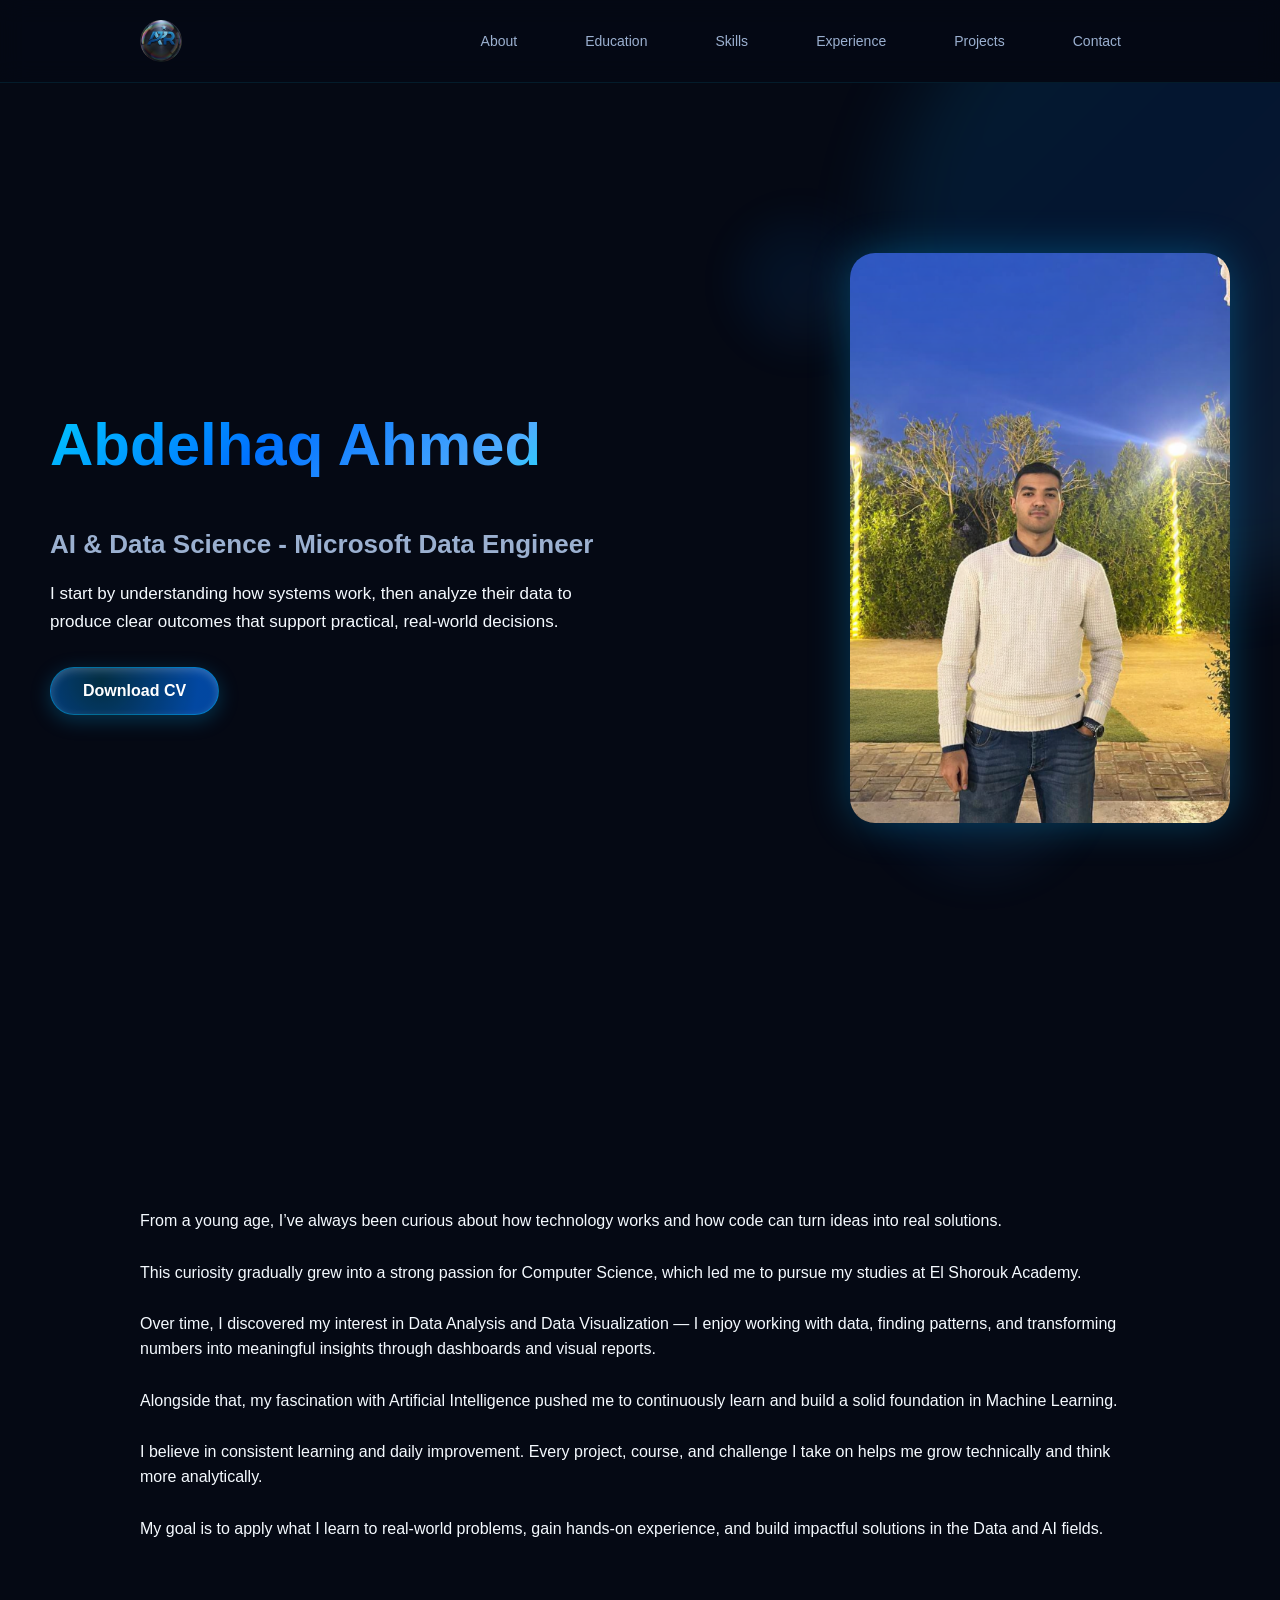
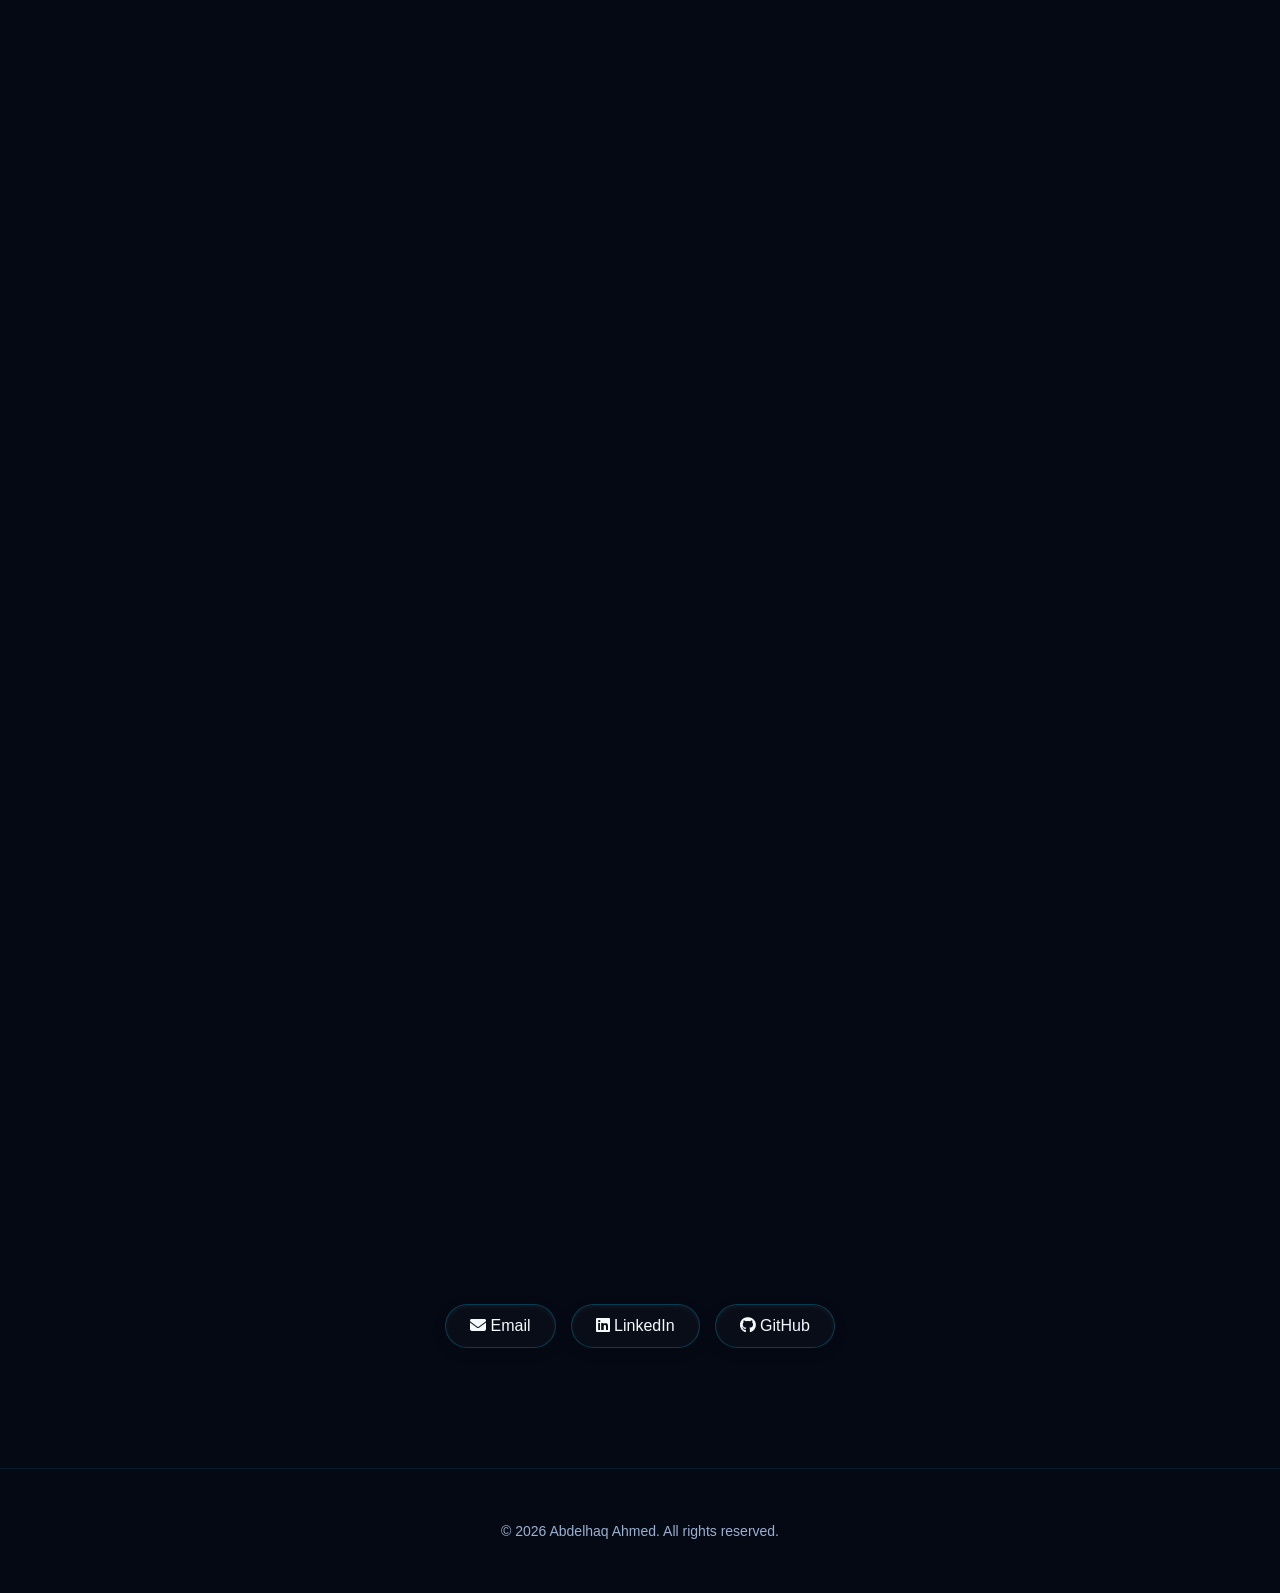
<file: index.html>
<!DOCTYPE html>
<html lang="en">
<head>
  <meta charset="UTF-8">
  <meta name="viewport" content="width=device-width, initial-scale=1.0">
  <title>Abdelhaq Ahmed </title>

  <!-- FontAwesome -->
  <link rel="stylesheet"
    href="https://cdnjs.cloudflare.com/ajax/libs/font-awesome/6.4.0/css/all.min.css">
  <!-- Favicon -->
  <link rel="icon" href="./logo.jpg">
  
  <!-- CSS -->
  <link rel="stylesheet" href="style.css">
</head>
<body>

  <!-- BUBBLES BACKGROUND ANIMATION -->
  <div class="bubbles-container">
    <div class="bubble"></div>
    <div class="bubble"></div>
    <div class="bubble"></div>
    <div class="bubble"></div>
    <div class="bubble"></div>
    <div class="bubble"></div>
    <div class="bubble"></div>
    <div class="bubble"></div>
    <div class="bubble"></div>
    <div class="bubble"></div>
  </div>

  <!-- HEADER / NAVBAR -->
  <header class="header-nav">
    <div class="nav-container">
      <div class="logo">
        <a href="#"><img src="logo.jpg" alt="Logo" class="logo-img"></a>
      </div>
      <nav class="nav-menu">
        <a href="#about" class="nav-link">About</a>
        <a href="#edu" class="nav-link">Education</a>
        <a href="#skills" class="nav-link">Skills</a>
        <a href="#experience" class="nav-link">Experience</a>
        <a href="#projects" class="nav-link">Projects</a>
        <a href="#contact" class="nav-link">Contact</a>
      </nav>
    </div>
  </header>

  <!-- HERO -->
  <section class="hero">

    <div class="circle-main"></div>
    <div class="circle-1"></div>
    <div class="circle-2"></div>

    <div class="hero-content">
      <h1 class="name">Abdelhaq Ahmed</h1>
      <h2 class="job">AI & Data Science - Microsoft Data Engineer</h2>

      <p class="desc">
        I start by understanding how systems work, then analyze their data to produce clear outcomes
        that support practical, real-world decisions.
      </p>

      <a href="Abdulhaq-CV.pdf" download class="cta-btn">Download CV</a>
    </div>

    <div class="hero-image">
      <img src="profile.png" alt="Abdelhaq Ahmed">
    </div>

  </section>


  <!-- ABOUT -->
  <section class="section" id="about">
    <h2>About Me</h2>

    <p>
      From a young age, I’ve always been curious about how technology works and how code can
      turn ideas into real solutions.
      <br><br>

      This curiosity gradually grew into a strong passion for Computer Science, which led me to
      pursue my studies at El Shorouk Academy.
      <br><br>

      Over time, I discovered my interest in Data Analysis and Data Visualization — I enjoy working
      with data, finding patterns, and transforming numbers into meaningful insights through
      dashboards and visual reports.
      <br><br>

      Alongside that, my fascination with Artificial Intelligence pushed me to continuously learn and
      build a solid foundation in Machine Learning.
      <br><br>

      I believe in consistent learning and daily improvement. Every project, course, and challenge I
      take on helps me grow technically and think more analytically.
      <br><br>

      My goal is to apply what I learn to real-world problems, gain hands-on experience, and build
      impactful solutions in the Data and AI fields.
    </p>
  </section>


  <!-- EDUCATION -->
  <section class="section" id="edu">
    <h2>Education & Programs</h2>
    <div class="education-container">
      
      <!-- Card 1: Degree -->
      <div class="education-card edu-degree">
        <div class="edu-icon">
          <i class="fas fa-graduation-cap"></i>
        </div>
        <h3 class="edu-title">BSc of Computer Science (Undergraduate)</h3>
        <div class="edu-subtitle-row">
          <span class="edu-org">El Shorouk Academy</span>
          <span class="edu-dot">•</span>
          <span class="edu-badge">Academic Degree</span>
        </div>
        <div class="edu-grade-row">
          <span class="edu-grade-badge">
            <i class="fas fa-award"></i> GPA: 3.11
          </span>
        </div>
        <p class="edu-desc">
          Focusing on computer science fundamentals, software engineering principles, data structures, algorithms, object-oriented programming, and machine learning foundations to build a robust academic and practical engineering base.
        </p>
        <div class="edu-tags">
          <span class="edu-tag">Computer Science</span>
          <span class="edu-tag">Algorithms</span>
          <span class="edu-tag">OOP / C#</span>
        </div>
      </div>

      <!-- Card 2: Professional Program -->
      <div class="education-card edu-program">
        <div class="edu-icon">
          <i class="fas fa-database"></i>
        </div>
        <h3 class="edu-title">AI & Data Science Track</h3>
        <div class="edu-subtitle-row">
          <span class="edu-org">Digital Egypt Pioneers Initiative (DEPI)</span>
          <span class="edu-dot">•</span>
          <span class="edu-badge">Professional Program</span>
        </div>
        <p class="edu-desc">
          Intensive technical pipeline designed for building scalable data engineering workflows, handling large datasets, and deploying machine learning models in production.
        </p>
        <div class="edu-tags">
          <span class="edu-tag">Data Engineering</span>
          <span class="edu-tag">ETL Pipelines</span>
          <span class="edu-tag">Data processing</span>
        </div>
      </div>

    </div>
  </section>


  <!-- SKILLS -->
  <section class="section" id="skills">
    <h2>Skills</h2>

    <div class="skills-grid">

      <!-- Technical -->
      <div class="skill-box">
        <h3>Data & ML Tools</h3>
        <ul>
          <li>Python</li>
          <li>Pandas</li>
          <li>Numpy</li>
          <li>Matplotlib</li>
          <li>C#</li>
          <li>Data Analysis & BI</li>
          <li>Machine Learning Foundations</li>
          <li>Azure</li>
          <li>Big Data</li>
          <li>SQL</li>
          <li>MongoDB</li>
        </ul>
      </div>

      <!-- Soft -->
      <div class="skill-box">
        <h3>Soft Skills</h3>
        <ul>
          <li>Self-motivated</li>
          <li>Attention to Detail</li>
          <li>Critical Thinking</li>
          <li>Communication</li>
          <li>Problem Solving</li>
          <li>Teamwork</li>
          <li>Time Management</li>
        </ul>
      </div>

      <!-- Languages -->
      <div class="skill-box">
        <h3>Languages</h3>
        <ul>
          <li>Arabic (Native)</li>
          <li>English (Good)</li>
          <li>French (Basic)</li>
          <li>Japanese (Basic)</li>
        </ul>
      </div>

    </div>
  </section>


  <!-- EXPERIENCE -->
  <section class="section" id="experience">
    <h2>Experience</h2>
    <div class="experience-list">
      
      <div class="experience-item">
        <h3><i class="fas fa-database"></i> Data Engineering Trainee – DEPI</h3>
        <ul>
          <li>Learned SQL, Python, Power BI, Azure, ETL, and Data Engineering concepts.</li>
          <li>Worked on hands-on projects involving data pipelines and analytics.</li>
        </ul>
      </div>

      <div class="experience-item">
        <h3><i class="fas fa-chart-bar"></i> Power BI Developer (Self-Learning & Projects)</h3>
        <ul>
          <li>Built interactive dashboards using Power BI.</li>
          <li>Created calculated columns and measures using DAX.</li>
          <li>Cleaned and transformed data with Power Query.</li>
          <li>Designed data models and relationships.</li>
          <li>Developed KPI reports and interactive visualizations.</li>
        </ul>
      </div>

    </div>
  </section>


  <!-- PROJECTS -->
  <section class="projects section" id="projects">
    <h2>Projects</h2>

    <div class="projects-grid">

      <!-- Project 1 – Netflix Dashboard -->
      <div class="project-card">
        <div class="project-carousel" data-current-index="0">
          <div class="carousel-images">
            <img src="Netflix_dashboard1.jpg" alt="Netflix Dashboard Slide 1" class="active">
            <img src="Netflix_dashboard.jpg" alt="Netflix Dashboard Slide 2">
          </div>
          <button class="carousel-btn prev" onclick="moveSlide(this, -1)"><i class="fas fa-chevron-left"></i></button>
          <button class="carousel-btn next" onclick="moveSlide(this, 1)"><i class="fas fa-chevron-right"></i></button>
          <div class="carousel-dots">
            <span class="dot active" onclick="setSlide(this, 0)"></span>
            <span class="dot" onclick="setSlide(this, 1)"></span>
          </div>
        </div>

        <h3 class="project-title">Netflix Dashboard</h3>
        <p class="project-description">
          Built an end-to-end Power BI dashboard by cleaning and transforming data with Power Query, creating a data model, writing DAX measures, and designing interactive reports to analyze Netflix user behavior and performance.
        </p>

        <div class="tags">
          <span class="tag">Power BI</span>
          <span class="tag">Power Query</span>
          <span class="tag">DAX</span>
          <span class="tag">Data Analysis</span>
        </div>
      </div>

      <!-- Project 2 – Sales Analysis Dashboard -->
      <div class="project-card">
        <div class="project-carousel" data-current-index="0">
          <div class="carousel-images">
            <img src="Sales_dashboard.jpg" alt="Sales Analysis Slide 1" class="active">
            <img src="Sales_dashboard1.jpg" alt="Sales Analysis Slide 2">
            <img src="Sales_dashboard2.jpg" alt="Sales Analysis Slide 3">
          </div>
          <button class="carousel-btn prev" onclick="moveSlide(this, -1)"><i class="fas fa-chevron-left"></i></button>
          <button class="carousel-btn next" onclick="moveSlide(this, 1)"><i class="fas fa-chevron-right"></i></button>
          <div class="carousel-dots">
            <span class="dot active" onclick="setSlide(this, 0)"></span>
            <span class="dot" onclick="setSlide(this, 1)"></span>
            <span class="dot" onclick="setSlide(this, 2)"></span>
          </div>
        </div>

        <h3 class="project-title">Sales Analysis Dashboard</h3>
        <p class="project-description">
          Built an interactive Sales Analysis Dashboard using Microsoft Power BI to analyze business sales data. Integrated multiple datasets including Customers, Employees, Orders, and Products into a unified data model. Created KPIs such as Total Sales and Total Quantity, developed interactive visualizations to identify top-selling products and monthly sales trends, and added dynamic filters for customer, product, and payment method analysis. The dashboard provides actionable insights to support business decision-making.
        </p>

        <div class="tags">
          <span class="tag">Power BI</span>
          <span class="tag">Data Modeling</span>
          <span class="tag">KPIs</span>
          <span class="tag">Business Intelligence</span>
        </div>
      </div>

      <!-- Project 3 – Real-Time Traffic Analytics System -->
      <div class="project-card">
        <div class="project-carousel" data-current-index="0">
          <div class="carousel-images">
            <img src="Realtime_traffic.jpg" alt="Traffic Analytics Slide 1" class="active">
            <img src="Realtime_traffic1.jpg" alt="Traffic Analytics Slide 2">
            <img src="Realtime_traffic2.jpg" alt="Traffic Analytics Slide 3">
            <img src="Realtime_traffic3.jpg" alt="Traffic Analytics Slide 4">
          </div>
          <button class="carousel-btn prev" onclick="moveSlide(this, -1)"><i class="fas fa-chevron-left"></i></button>
          <button class="carousel-btn next" onclick="moveSlide(this, 1)"><i class="fas fa-chevron-right"></i></button>
          <div class="carousel-dots">
            <span class="dot active" onclick="setSlide(this, 0)"></span>
            <span class="dot" onclick="setSlide(this, 1)"></span>
            <span class="dot" onclick="setSlide(this, 2)"></span>
            <span class="dot" onclick="setSlide(this, 3)"></span>
          </div>
        </div>

        <h3 class="project-title">Real-Time Traffic Analytics System</h3>
        <p class="project-description">
          Designed and implemented an end-to-end real-time traffic analytics pipeline using Microsoft Azure. The system collects live traffic data from the TomTom API, streams it through Azure Event Hub, processes it with Azure Stream Analytics, stores the results in Azure SQL Database, applies Machine Learning models to predict traffic congestion, and visualizes real-time insights through interactive Streamlit and Power BI dashboards. The solution also includes automated traffic alerts, enabling proactive traffic monitoring and smarter traffic management.
        </p>

        <div class="tags">
          <span class="tag">Azure</span>
          <span class="tag">Event Hub</span>
          <span class="tag">Stream Analytics</span>
          <span class="tag">Streamlit</span>
          <span class="tag">Machine Learning</span>
        </div>
      </div>

    </div>
  </section>


  <!-- CONTACT -->
  <section class="section" id="contact">
    <h2>Contact</h2>

    <div class="contact-links">

      <a href="mailto:a.rmdn608@gmail.com">
        <i class="fas fa-envelope"></i> Email
      </a>

       <a href="https://www.linkedin.com/in/abdulhaq-ahmed-abaa24338/" target="_blank" rel="noopener noreferrer">
        <i class="fab fa-linkedin"></i> LinkedIn
      </a>

      <a href="https://github.com/abdulhaq556" target="_blank" rel="noopener noreferrer">
        <i class="fab fa-github"></i> GitHub
      </a>

    </div>
  </section>

  <!-- FOOTER -->
  <footer class="footer">
    <p>© 2026 Abdelhaq Ahmed. All rights reserved.</p>
  </footer>

  <script>
    function moveSlide(button, direction) {
      const carousel = button.closest('.project-carousel');
      const images = carousel.querySelectorAll('.carousel-images img');
      const dots = carousel.querySelectorAll('.carousel-dots .dot');
      let index = parseInt(carousel.getAttribute('data-current-index') || '0', 10);
      
      images[index].classList.remove('active');
      if (dots.length > index) dots[index].classList.remove('active');
      
      index = (index + direction + images.length) % images.length;
      
      images[index].classList.add('active');
      if (dots.length > index) dots[index].classList.add('active');
      carousel.setAttribute('data-current-index', index);
    }

    function setSlide(dot, targetIndex) {
      const carousel = dot.closest('.project-carousel');
      const images = carousel.querySelectorAll('.carousel-images img');
      const dots = carousel.querySelectorAll('.carousel-dots .dot');
      let index = parseInt(carousel.getAttribute('data-current-index') || '0', 10);
      
      images[index].classList.remove('active');
      if (dots.length > index) dots[index].classList.remove('active');
      
      index = targetIndex;
      
      images[index].classList.add('active');
      if (dots.length > index) dots[index].classList.add('active');
      carousel.setAttribute('data-current-index', index);
    }

    // Intersection Observer for scroll-driven animations (bubble reveal effect)
    document.addEventListener("DOMContentLoaded", function () {
      const targets = document.querySelectorAll('.section h2, .skill-box, .education-card, .project-card, .experience-item, .hero-content, .hero-image');
      
      const observer = new IntersectionObserver((entries) => {
        entries.forEach(entry => {
          if (entry.isIntersecting) {
            entry.target.classList.add('reveal-visible');
          } else {
            entry.target.classList.remove('reveal-visible');
          }
        });
      }, {
        threshold: 0.1,
        rootMargin: "0px 0px -50px 0px"
      });
      
      targets.forEach(target => {
        target.classList.add('reveal-element');
        observer.observe(target);
      });
    });
  </script>

</body>
</html>
</file>
<file: style.css>
/* ---------------------------
   VARIABLES
---------------------------- */
:root {
  --dark-bg: #050914;
  --text-light: #f5faff;
  --text-muted: #9bb0d0;

  --blue-grad: linear-gradient(135deg,
      #00c6ff 0%,
      #0072ff 40%,
      #4facfe 80%,
      #00f2fe 100%
  );

  --serif: "Playfair Display", serif;
  --sans: "Poppins", sans-serif;
}

/* ---------------------------
   GLOBAL
---------------------------- */
body {
  margin: 0;
  padding: 0;
  background: var(--dark-bg);
  color: var(--text-light);
  font-family: var(--sans);
}

a {
  text-decoration: none;
  color: inherit;
}

html {
  scroll-behavior: smooth;
  scroll-padding-top: 85px; /* Offset for sticky navbar */
}

/* ---------------------------
   BUBBLES BACKGROUND ANIMATION
---------------------------- */
.bubbles-container {
  position: fixed;
  top: 0;
  left: 0;
  width: 100%;
  height: 100%;
  z-index: -1;
  overflow: hidden;
  pointer-events: none;
}

.bubble {
  position: absolute;
  bottom: -150px;
  background: radial-gradient(circle, rgba(0, 198, 255, 0.12) 0%, rgba(0, 114, 255, 0.04) 60%, rgba(255, 255, 255, 0) 100%);
  border: 1px solid rgba(0, 200, 255, 0.08);
  border-radius: 50%;
  box-shadow: inset 0 5px 15px rgba(255, 255, 255, 0.1), 0 10px 20px rgba(0, 198, 255, 0.05);
  animation: rise 15s infinite linear;
}

/* Bubble size & animation settings */
.bubble:nth-child(1) { left: 10%; width: 80px; height: 80px; animation-duration: 14s; animation-delay: 0s; }
.bubble:nth-child(2) { left: 25%; width: 40px; height: 40px; animation-duration: 18s; animation-delay: 2s; }
.bubble:nth-child(3) { left: 40%; width: 120px; height: 120px; animation-duration: 22s; animation-delay: 4s; }
.bubble:nth-child(4) { left: 55%; width: 60px; height: 60px; animation-duration: 15s; animation-delay: 1s; }
.bubble:nth-child(5) { left: 70%; width: 90px; height: 90px; animation-duration: 20s; animation-delay: 5s; }
.bubble:nth-child(6) { left: 85%; width: 50px; height: 50px; animation-duration: 13s; animation-delay: 3s; }
.bubble:nth-child(7) { left: 15%; width: 110px; height: 110px; animation-duration: 25s; animation-delay: 7s; }
.bubble:nth-child(8) { left: 50%; width: 70px; height: 70px; animation-duration: 16s; animation-delay: 6s; }
.bubble:nth-child(9) { left: 65%; width: 45px; height: 45px; animation-duration: 12s; animation-delay: 2s; }
.bubble:nth-child(10) { left: 90%; width: 100px; height: 100px; animation-duration: 21s; animation-delay: 8s; }

@keyframes rise {
  0% {
    transform: translateY(0) rotate(0deg) scale(0.8);
    opacity: 0;
  }
  10% {
    opacity: 0.8;
  }
  90% {
    opacity: 0.8;
  }
  100% {
    transform: translateY(-125vh) rotate(360deg) scale(1.1);
    opacity: 0;
  }
}

@keyframes blob-morph {
  0%, 100% {
    border-radius: 30px;
  }
  50% {
    border-radius: 24px 36px 26px 34px;
  }
}

/* ---------------------------
   HEADER / NAVBAR
---------------------------- */
.header-nav {
  position: sticky;
  top: 0;
  width: 100%;
  background: rgba(5, 9, 20, 0.85);
  backdrop-filter: blur(12px);
  -webkit-backdrop-filter: blur(12px);
  border-bottom: 1px solid rgba(0, 200, 255, 0.1);
  z-index: 1000;
  box-sizing: border-box;
}

.nav-container {
  max-width: 1000px;
  margin: 0 auto;
  padding: 20px 40px;
  display: flex;
  align-items: center;
  justify-content: space-between;
}

/* Logo styling */
.logo a {
  display: flex;
  align-items: center;
}

.logo-img {
  height: 42px;
  width: 42px;
  border-radius: 50%;
  display: block;
  object-fit: cover;
  transition: transform 0.3s cubic-bezier(0.175, 0.885, 0.32, 1.275);
}

.logo-img:hover {
  transform: scale(1.08);
}

/* Nav links styling */
.nav-menu {
  display: flex;
  gap: 30px;
}

.nav-link {
  font-size: 14px;
  font-weight: 500;
  color: var(--text-muted);
  transition: all 0.3s cubic-bezier(0.175, 0.885, 0.32, 1.275);
  padding: 8px 18px;
  border-radius: 20px;
  border: 1px solid transparent;
}

.nav-link:hover {
  color: #ffffff;
  background: rgba(0, 200, 255, 0.06);
  border-color: rgba(0, 200, 255, 0.25);
  box-shadow: 0 4px 12px rgba(0, 200, 255, 0.15), inset 0 2px 4px rgba(255, 255, 255, 0.05);
  transform: translateY(-2px);
}

/* ---------------------------
   HERO
---------------------------- */
.hero {
  position: relative;
  height: 90vh;
  padding: 50px;
  display: flex;
  align-items: center;
  justify-content: space-between;
  overflow: hidden;
}

.hero-content {
  max-width: 550px;
  z-index: 10;
}

.name {
  font-size: 60px;
  font-weight: 700;
  background: var(--blue-grad);
  -webkit-background-clip: text;
  background-clip: text;
  color: transparent;
}

.job {
  font-size: 26px;
  color: var(--text-muted);
  margin-bottom: 20px;
}

.desc {
  font-size: 17px;
  line-height: 1.7;
  margin-bottom: 30px;
}

.cta-btn {
  padding: 14px 32px;
  font-size: 16px;
  background: radial-gradient(circle at 30% 30%, rgba(0, 198, 255, 0.2), rgba(0, 114, 255, 0.6) 80%);
  border: 1px solid rgba(0, 200, 255, 0.4);
  border-radius: 30px;
  cursor: pointer;
  font-weight: 600;
  color: #fff;
  box-shadow: 0 5px 20px rgba(0, 180, 255, 0.25), inset 0 3px 8px rgba(255, 255, 255, 0.2);
  transition: all 0.4s cubic-bezier(0.175, 0.885, 0.32, 1.275);
  display: inline-block;
}

.cta-btn:hover {
  transform: translateY(-5px) scale(1.04);
  box-shadow: 0 8px 30px rgba(0, 200, 255, 0.5), inset 0 3px 12px rgba(255, 255, 255, 0.4);
  background: radial-gradient(circle at 30% 30%, rgba(0, 198, 255, 0.4), rgba(0, 114, 255, 0.8) 80%);
  animation: blob-morph 2s infinite ease-in-out;
}

/* Hero Image */
.hero-image {
  width: 380px;
  border-radius: 25px;
  overflow: hidden;
  z-index: 10;
  box-shadow: 0 0 40px rgba(0, 180, 255, 0.3);
}

.hero-image img {
  width: 100%;
  display: block;
}

/* ---------------------------
   BACKGROUND CIRCLES
---------------------------- */
.circle-main {
  position: absolute;
  width: 650px;
  height: 650px;
  border-radius: 50%;
  background: var(--blue-grad);
  opacity: 0.12;
  top: -150px;
  right: -250px;
  filter: blur(40px);
  animation: float 6s ease-in-out infinite;
}

.circle-1,
.circle-2 {
  position: absolute;
  border-radius: 50%;
  background: var(--blue-grad);
  opacity: 0.08;
  filter: blur(25px);
}

.circle-1 {
  width: 200px;
  height: 200px;
  bottom: 120px;
  right: 200px;
}

.circle-2 {
  width: 120px;
  height: 120px;
  top: 140px;
  right: 420px;
}

@keyframes float {
  0%, 100% { transform: translateY(0px); }
  50% { transform: translateY(25px); }
}

/* ---------------------------
   SECTIONS
---------------------------- */
.section {
  width: 90%;
  max-width: 1000px;
  margin: 100px auto;
  padding: 20px 0;
}

.section h2 {
  font-size: 34px;
  background: var(--blue-grad);
  -webkit-background-clip: text;
  background-clip: text;
  color: transparent;
}

.section p,
.section li {
  font-size: 16px;
  line-height: 1.6;
}

/* ---------------------------
   EDUCATION
---------------------------- */
.education-container {
  display: flex;
  flex-wrap: wrap;
  justify-content: center;
  gap: 25px;
  margin-top: 30px;
  width: 100%;
}

.education-card {
  flex: 1 1 300px;
  max-width: 480px;
  padding: 35px;
  border-radius: 25px;
  background: rgba(255, 255, 255, 0.04);
  border: 1px solid rgba(0, 200, 255, 0.2);
  box-shadow: 0 8px 32px 0 rgba(0, 0, 0, 0.3);
  backdrop-filter: blur(15px);
  -webkit-backdrop-filter: blur(15px);
  text-align: left;
  position: relative;
  overflow: hidden;
  transition: transform 0.3s ease, border-color 0.3s ease, box-shadow 0.3s ease;
  display: flex;
  flex-direction: column;
}

.education-card.edu-degree::after {
  content: "\f19d";
  font-family: "Font Awesome 6 Free";
  font-weight: 900;
  position: absolute;
  bottom: -30px;
  right: -20px;
  font-size: 160px;
  color: rgba(0, 200, 255, 0.025);
  pointer-events: none;
}

.education-card.edu-program::after {
  content: "\f1c0";
  font-family: "Font Awesome 6 Free";
  font-weight: 900;
  position: absolute;
  bottom: -30px;
  right: -20px;
  font-size: 160px;
  color: rgba(41, 121, 255, 0.025);
  pointer-events: none;
}

.education-card:hover {
  transform: translateY(-5px);
}

.education-card.edu-degree:hover {
  border-color: rgba(0, 200, 255, 0.4);
  box-shadow: 0 15px 50px rgba(0, 200, 255, 0.2);
}

/* Program Card customization (royal/electric blue theme) */
.education-card.edu-program {
  border-color: rgba(41, 121, 255, 0.15);
}

.education-card.edu-program:hover {
  border-color: rgba(41, 121, 255, 0.4);
  box-shadow: 0 15px 50px rgba(41, 121, 255, 0.2);
}

.edu-icon {
  width: 60px;
  height: 60px;
  border-radius: 16px;
  display: flex;
  align-items: center;
  justify-content: center;
  margin-bottom: 25px;
}

.education-card.edu-degree .edu-icon {
  background: linear-gradient(135deg, #00c6ff 0%, #0072ff 100%);
  box-shadow: 0 5px 15px rgba(0, 198, 255, 0.3);
}

.education-card.edu-program .edu-icon {
  background: linear-gradient(135deg, #1e88e5 0%, #1565c0 100%);
  box-shadow: 0 5px 15px rgba(41, 121, 255, 0.3);
}

.edu-icon i {
  font-size: 26px;
  color: #fff;
}

.edu-title {
  font-size: 26px;
  font-weight: 700;
  color: #ffffff;
  margin: 0 0 15px 0;
  line-height: 1.3;
}

.edu-subtitle-row {
  display: flex;
  flex-wrap: wrap;
  align-items: center;
  gap: 10px;
  font-size: 15px;
  color: var(--text-muted);
  margin-bottom: 15px;
}

.education-card.edu-degree .edu-org {
  color: #00c6ff;
  font-weight: 600;
}

.education-card.edu-program .edu-org {
  color: #2979ff;
  font-weight: 600;
}

.edu-dot {
  color: var(--text-muted);
}

.edu-badge {
  font-family: monospace;
  font-size: 13px;
  padding: 4px 12px;
  border-radius: 20px;
  color: var(--text-muted);
}

.education-card.edu-degree .edu-badge {
  border: 1px solid rgba(0, 200, 255, 0.15);
  background: rgba(0, 200, 255, 0.05);
}

.education-card.edu-program .edu-badge {
  border: 1px solid rgba(41, 121, 255, 0.15);
  background: rgba(41, 121, 255, 0.05);
}

.edu-grade-row {
  margin-bottom: 20px;
}

.edu-grade-badge {
  display: inline-flex;
  align-items: center;
  gap: 8px;
  padding: 6px 14px;
  border-radius: 10px;
  border: 1px solid rgba(0, 200, 255, 0.15);
  background: rgba(0, 200, 255, 0.05);
  font-size: 14px;
  font-weight: 600;
  color: #fff;
}

.edu-grade-badge i {
  color: #00c6ff;
}

.edu-desc {
  font-size: 15px;
  line-height: 1.6;
  color: var(--text-muted);
  margin: 0 0 25px 0;
  text-align: justify;
}

.edu-tags {
  display: flex;
  flex-wrap: wrap;
  gap: 10px;
  margin-top: auto; /* Push tags to bottom to keep both cards aligned */
}

.edu-tag {
  font-family: monospace;
  font-size: 13px;
  padding: 6px 14px;
  border-radius: 8px;
  color: var(--text-light);
}

.education-card.edu-degree .edu-tag {
  border: 1px solid rgba(0, 200, 255, 0.15);
  background: rgba(0, 200, 255, 0.05);
}

.education-card.edu-program .edu-tag {
  border: 1px solid rgba(41, 121, 255, 0.15);
  background: rgba(41, 121, 255, 0.05);
}

/* ---------------------------
   SKILLS
---------------------------- */
.skills-grid {
  display: flex;
  flex-wrap: wrap;
  gap: 25px;
  justify-content: center;
  margin-top: 30px;
}

.skill-box {
  flex: 1 1 230px;
  max-width: 280px;
  padding: 25px;
  border-radius: 20px;
  background: rgba(255, 255, 255, 0.04);
  border: 1px solid rgba(0, 200, 255, 0.2);
  box-shadow: 0 8px 32px 0 rgba(0, 0, 0, 0.2);
  backdrop-filter: blur(15px);
  -webkit-backdrop-filter: blur(15px);
  transition: transform 0.3s ease, box-shadow 0.3s ease, border-color 0.3s ease;
}

.skill-box:hover {
  transform: translateY(-5px);
  border-color: rgba(0, 200, 255, 0.4);
  box-shadow: 0 0 30px rgba(0, 200, 255, 0.25);
}

.skill-box h3 {
  margin-top: 0;
  margin-bottom: 20px;
  font-size: 22px;
  background: var(--blue-grad);
  -webkit-background-clip: text;
  background-clip: text;
  color: transparent;
  border-bottom: 1px solid rgba(0, 200, 255, 0.15);
  padding-bottom: 10px;
}

.skill-box ul {
  list-style: none;
  padding: 0;
  margin: 0;
}

.skill-box li {
  font-size: 15px;
  line-height: 1.6;
  color: var(--text-light);
  margin-bottom: 10px;
  position: relative;
  padding-left: 20px;
}

/* Custom bullets */
.skill-box li::before {
  content: "•";
  color: #00c6ff;
  font-weight: bold;
  font-size: 18px;
  position: absolute;
  left: 0;
  top: -2px;
}

/* ---------------------------
   PROJECTS
---------------------------- */
.projects-grid {
  display: flex;
  flex-wrap: wrap;
  gap: 25px;
  justify-content: center;
}

.project-card {
  display: flex;
  flex-direction: column;
  flex: 1 1 280px;
  max-width: 330px;
  height: 480px; /* Fixed card height */
  box-sizing: border-box;
  padding: 25px;
  border-radius: 20px;
  background: rgba(255, 255, 255, 0.04);
  border: 1px solid rgba(0, 200, 255, 0.2);
  box-shadow: 0 8px 32px 0 rgba(0, 0, 0, 0.2);
  backdrop-filter: blur(15px);
  -webkit-backdrop-filter: blur(15px);
  transition: transform 0.3s ease, box-shadow 0.3s ease, border-color 0.3s ease;
  position: relative;
}

.project-card:hover {
  transform: translateY(-5px);
  border-color: rgba(0, 200, 255, 0.4);
  box-shadow: 0 15px 50px rgba(0, 200, 255, 0.25);
}

.project-title {
  text-align: center;
  font-size: 22px;
  background: var(--blue-grad);
  -webkit-background-clip: text;
  background-clip: text;
  color: transparent;
  margin-top: 0;
  margin-bottom: 15px;
}

.project-description {
  font-size: 14px;
  line-height: 1.6;
  color: var(--text-muted);
  text-align: justify;
  margin-bottom: 20px;
  height: 85px; /* Reduced fixed height */
  overflow-y: auto; /* Scrollable if text overflows */
  padding-right: 5px;
}

/* Custom scrollbar for description text */
.project-description::-webkit-scrollbar {
  width: 4px;
}

.project-description::-webkit-scrollbar-track {
  background: rgba(255, 255, 255, 0.02);
  border-radius: 10px;
}

.project-description::-webkit-scrollbar-thumb {
  background: rgba(0, 200, 255, 0.2);
  border-radius: 10px;
}

.project-description::-webkit-scrollbar-thumb:hover {
  background: rgba(0, 200, 255, 0.4);
}

.tags {
  text-align: center;
  margin-top: auto;
}

.tag {
  display: inline-block;
  margin: 5px;
  padding: 6px 14px;
  border-radius: 20px;
  font-size: 13px;
  background: rgba(0, 200, 255, 0.15);
  color: #00c6ff;
}

/* ---------------------------
   EXPERIENCE
---------------------------- */
.experience-list {
  display: flex;
  flex-wrap: wrap;
  gap: 25px;
  justify-content: center;
  margin-top: 30px;
}

.experience-item {
  flex: 1 1 320px;
  max-width: 450px;
  padding: 25px;
  border-radius: 20px;
  background: rgba(255, 255, 255, 0.04);
  border: 1px solid rgba(0, 200, 255, 0.2);
  box-shadow: 0 8px 32px 0 rgba(0, 0, 0, 0.2);
  backdrop-filter: blur(15px);
  -webkit-backdrop-filter: blur(15px);
  transition: transform 0.3s ease, box-shadow 0.3s ease, border-color 0.3s ease;
}

.experience-item:hover {
  transform: translateY(-5px);
  border-color: rgba(0, 200, 255, 0.4);
  box-shadow: 0 0 30px rgba(0, 200, 255, 0.25);
}

.experience-item h3 {
  margin-top: 0;
  margin-bottom: 20px;
  font-size: 22px;
  background: var(--blue-grad);
  -webkit-background-clip: text;
  background-clip: text;
  color: transparent;
  border-bottom: 1px solid rgba(0, 200, 255, 0.15);
  padding-bottom: 10px;
}

.experience-item h3 i {
  margin-right: 8px;
}

.experience-item ul {
  list-style: none;
  padding: 0;
  margin: 0;
}

.experience-item li {
  font-size: 15px;
  line-height: 1.6;
  color: var(--text-light);
  margin-bottom: 12px;
}

/* ---------------------------
   CONTACT
---------------------------- */
.contact-links {
  display: flex;
  flex-direction: row;
  flex-wrap: wrap;
  justify-content: center;
  gap: 15px;
  align-items: center;
}

.contact-links a {
  padding: 12px 24px;
  border-radius: 30px;
  border: 1px solid rgba(0, 200, 255, 0.25);
  background: rgba(255, 255, 255, 0.02);
  box-shadow: 0 4px 15px rgba(0, 0, 0, 0.1), inset 0 2px 5px rgba(255, 255, 255, 0.05);
  transition: all 0.4s cubic-bezier(0.175, 0.885, 0.32, 1.275);
}

.contact-links a:hover {
  background: rgba(0, 200, 255, 0.08);
  border-color: rgba(0, 200, 255, 0.5);
  box-shadow: 0 8px 25px rgba(0, 200, 255, 0.35), inset 0 2px 8px rgba(255, 255, 255, 0.15);
  transform: translateY(-4px) scale(1.05);
  animation: blob-morph 2s infinite ease-in-out;
}


/* Project Carousel */
.project-carousel {
  position: relative;
  width: 100%;
  height: 180px;
  overflow: hidden;
  border-radius: 15px;
  margin-bottom: 15px;
  border: 1px solid rgba(0, 200, 255, 0.15);
  background: #000;
}

.carousel-images {
  width: 100%;
  height: 100%;
  position: relative;
}

.carousel-images img {
  position: absolute;
  top: 0;
  left: 0;
  width: 100%;
  height: 100%;
  object-fit: cover;
  opacity: 0;
  transition: opacity 0.4s ease-in-out, transform 0.4s ease;
  pointer-events: none;
}

.carousel-images img.active {
  opacity: 1;
  pointer-events: auto;
}

/* Hover Zoom Effect on active slide */
.project-card:hover .carousel-images img.active {
  transform: scale(1.08);
}

/* Carousel Buttons styling */
.carousel-btn {
  position: absolute;
  top: 50%;
  transform: translateY(-50%);
  background: rgba(5, 9, 20, 0.7);
  border: 1px solid rgba(0, 200, 255, 0.3);
  color: var(--text-light);
  width: 32px;
  height: 32px;
  border-radius: 50%;
  display: flex;
  align-items: center;
  justify-content: center;
  cursor: pointer;
  z-index: 10;
  opacity: 0;
  transition: opacity 0.3s ease, background 0.3s ease, border-color 0.3s ease, transform 0.2s ease;
}

.carousel-btn:hover {
  background: rgba(0, 198, 255, 0.9);
  border-color: #00f2fe;
}

.carousel-btn:active {
  transform: translateY(-50%) scale(0.9);
}

.carousel-btn.prev {
  left: 10px;
}

.carousel-btn.next {
  right: 10px;
}

/* Hover over project card reveals arrows */
.project-card:hover .carousel-btn {
  opacity: 1;
}

/* Dot indicators */
.carousel-dots {
  position: absolute;
  bottom: 10px;
  left: 50%;
  transform: translateX(-50%);
  display: flex;
  gap: 6px;
  z-index: 10;
  background: rgba(5, 9, 20, 0.5);
  padding: 4px 8px;
  border-radius: 12px;
  backdrop-filter: blur(4px);
  -webkit-backdrop-filter: blur(4px);
}

.carousel-dots .dot {
  width: 8px;
  height: 8px;
  border-radius: 50%;
  background: rgba(255, 255, 255, 0.4);
  cursor: pointer;
  transition: background 0.3s ease, transform 0.3s ease;
}

.carousel-dots .dot.active {
  background: #00c6ff;
  transform: scale(1.2);
}

/* ---------------------------
   FOOTER
---------------------------- */
.footer {
  text-align: center;
  padding: 40px 20px;
  margin-top: 50px;
  border-top: 1px solid rgba(0, 200, 255, 0.1);
  color: var(--text-muted);
  font-size: 14px;
}

/* ---------------------------
   SCROLL REVEAL ANIMATIONS (BUBBLE POP EFFECT)
---------------------------- */
.reveal-element {
  opacity: 0;
  transform: translateY(60px) scale(0.9);
  transition: opacity 0.8s ease-out, transform 0.8s cubic-bezier(0.175, 0.885, 0.32, 1.25);
  will-change: transform, opacity;
}

.reveal-element.reveal-visible {
  opacity: 1;
  transform: translateY(0) scale(1);
}

/* ---------------------------
   RESPONSIVENESS (MEDIA QUERIES)
---------------------------- */
@media (max-width: 768px) {
  .nav-container {
    padding: 15px 20px;
    flex-direction: column;
    gap: 10px;
  }
  .nav-menu {
    gap: 15px;
    flex-wrap: wrap;
    justify-content: center;
  }
  .nav-link {
    font-size: 13px;
  }
  .logo a {
    font-size: 22px;
  }

  .hero {
    flex-direction: column-reverse;
    height: auto;
    padding: 60px 20px 30px;
    text-align: center;
    justify-content: center;
    gap: 40px;
  }
  
  .hero-content {
    max-width: 100%;
  }
  
  .hero-image {
    width: 280px;
    margin: 0 auto;
  }
  
  .name {
    font-size: 42px;
  }
  
  .job {
    font-size: 20px;
  }
  
  .section {
    width: 95%;
    padding: 10px 0;
    margin: 45px auto;
  }
  
  .section h2 {
    font-size: 28px;
  }

  .projects-grid {
    gap: 20px;
  }

  .project-card {
    max-width: 100%;
    flex: 1 1 100%;
    padding: 20px;
  }
}
</file>
